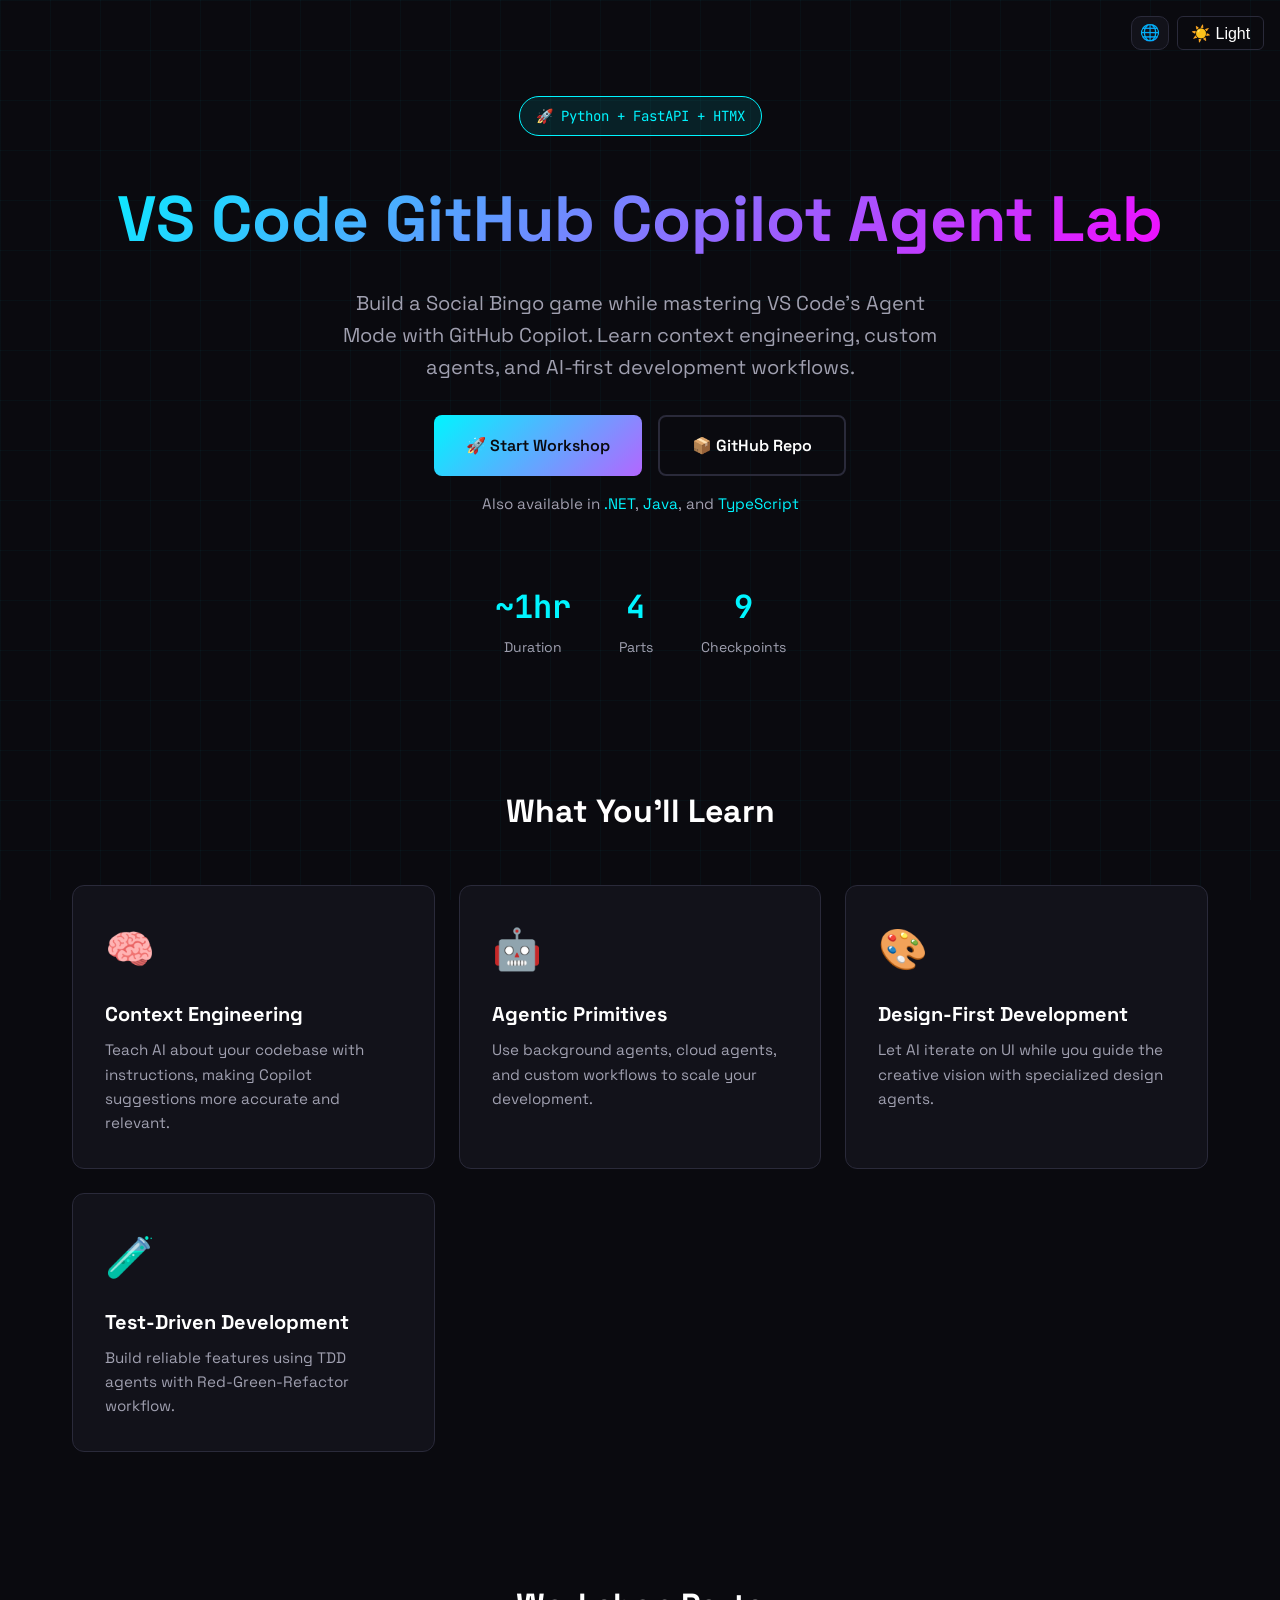
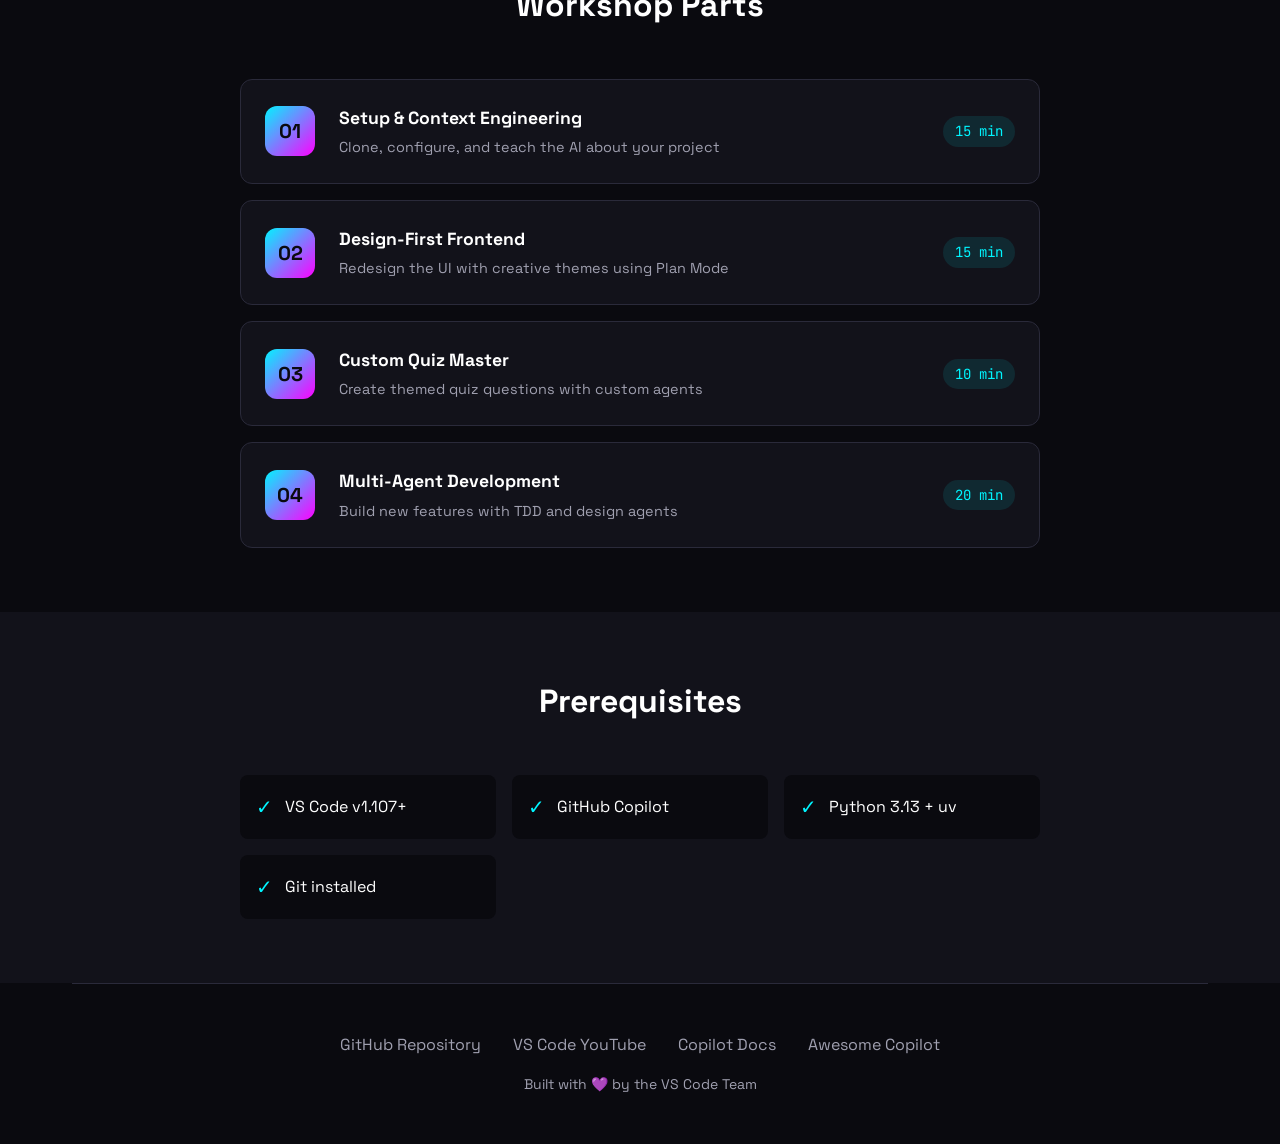
<file: docs/index.html>
<!DOCTYPE html>
<html lang="en">
<head>
    <!-- Google tag (gtag.js) -->
    <script async src="https://www.googletagmanager.com/gtag/js?id=G-LSC44NDPLQ"></script>
    <script>
      window.dataLayer = window.dataLayer || [];
      function gtag(){dataLayer.push(arguments);}
      gtag('js', new Date());
      gtag('config', 'G-LSC44NDPLQ');
    </script>
    <meta charset="UTF-8">
    <meta name="viewport" content="width=device-width, initial-scale=1.0">
    <title>VS Code GitHub Copilot Agent Lab | Python Edition</title>
    <link rel="preconnect" href="https://fonts.googleapis.com">
    <link rel="preconnect" href="https://fonts.gstatic.com" crossorigin>
    <link href="https://fonts.googleapis.com/css2?family=JetBrains+Mono:wght@400;700&family=Space+Grotesk:wght@400;500;700&display=swap" rel="stylesheet">
    <link rel="alternate" hreflang="en" href="https://copilot-dev-days.github.io/agent-lab-python/">
    <link rel="alternate" hreflang="pt-BR" href="https://copilot-dev-days.github.io/agent-lab-python/pt_BR/">
    <link rel="alternate" hreflang="es" href="https://copilot-dev-days.github.io/agent-lab-python/es/">
    <link rel="alternate" hreflang="x-default" href="https://copilot-dev-days.github.io/agent-lab-python/">
    <link rel="stylesheet" href="styles.css">
    <link rel="stylesheet" href="light-theme.css">
    <script src="theme-toggle.js"></script>
</head>
<body>
    <div style="position:fixed;top:1rem;right:1rem;z-index:1000;display:flex;gap:0.5rem;align-items:center;">
        <div class="locale-picker" id="localePicker">
            <button type="button" class="locale-toggle" aria-haspopup="listbox" aria-expanded="false" aria-label="Select language">🌐</button>
            <ul role="listbox" aria-label="Language">
                <li role="option" data-locale="en" aria-selected="true" class="active">🇬🇧 English</li>
                <li role="option" data-locale="es" aria-selected="false">🇪🇸 Español</li>
                <li role="option" data-locale="pt-BR" aria-selected="false">🇧🇷 Português (Brasil)</li>
            </ul>
        </div>
        <button class="theme-toggle" onclick="toggleTheme()">☀️ Light</button>
    </div>
    <div class="container">
        <!-- Hero -->
        <section class="hero">
            <span class="hero-badge">🚀 Python + FastAPI + HTMX</span>
            <h1>VS Code GitHub Copilot Agent Lab</h1>
            <p class="hero-subtitle">
                Build a Social Bingo game while mastering VS Code's Agent Mode with GitHub Copilot. 
                Learn context engineering, custom agents, and AI-first development workflows.
            </p>
            <div class="hero-cta">
                <a href="step.html?step=00-overview" class="btn btn-primary">
                    🚀 Start Workshop
                </a>
                <a href="https://github.com/copilot-dev-days/agent-lab-python" class="btn btn-secondary">
                    📦 GitHub Repo
                </a>
            </div>
            <p class="hero-also">Also available in <a href="https://copilot-dev-days.github.io/agent-lab-dotnet/">.NET</a>, <a href="https://copilot-dev-days.github.io/agent-lab-java/">Java</a>, and <a href="https://copilot-dev-days.github.io/agent-lab-typescript/">TypeScript</a></p>
            <div class="stats">
                <div class="stat">
                    <div class="stat-value">~1hr</div>
                    <div class="stat-label">Duration</div>
                </div>
                <div class="stat">
                    <div class="stat-value">4</div>
                    <div class="stat-label">Parts</div>
                </div>
                <div class="stat">
                    <div class="stat-value">9</div>
                    <div class="stat-label">Checkpoints</div>
                </div>
            </div>
        </section>

        <!-- Features -->
        <section class="features">
            <h2 class="section-title">What You'll Learn</h2>
            <div class="features-grid">
                <div class="feature-card">
                    <div class="feature-icon">🧠</div>
                    <h3>Context Engineering</h3>
                    <p>Teach AI about your codebase with instructions, making Copilot suggestions more accurate and relevant.</p>
                </div>
                <div class="feature-card">
                    <div class="feature-icon">🤖</div>
                    <h3>Agentic Primitives</h3>
                    <p>Use background agents, cloud agents, and custom workflows to scale your development.</p>
                </div>
                <div class="feature-card">
                    <div class="feature-icon">🎨</div>
                    <h3>Design-First Development</h3>
                    <p>Let AI iterate on UI while you guide the creative vision with specialized design agents.</p>
                </div>
                <div class="feature-card">
                    <div class="feature-icon">🧪</div>
                    <h3>Test-Driven Development</h3>
                    <p>Build reliable features using TDD agents with Red-Green-Refactor workflow.</p>
                </div>
            </div>
        </section>

        <!-- Workshop Parts -->
        <section class="workshop">
            <h2 class="section-title">Workshop Parts</h2>
            <div class="parts-list">
                <a href="step.html?step=01-setup" class="part-card">
                    <div class="part-number">01</div>
                    <div class="part-content">
                        <h3>Setup & Context Engineering</h3>
                        <p>Clone, configure, and teach the AI about your project</p>
                    </div>
                    <span class="part-time">15 min</span>
                </a>
                <a href="step.html?step=02-design" class="part-card">
                    <div class="part-number">02</div>
                    <div class="part-content">
                        <h3>Design-First Frontend</h3>
                        <p>Redesign the UI with creative themes using Plan Mode</p>
                    </div>
                    <span class="part-time">15 min</span>
                </a>
                <a href="step.html?step=03-quiz-master" class="part-card">
                    <div class="part-number">03</div>
                    <div class="part-content">
                        <h3>Custom Quiz Master</h3>
                        <p>Create themed quiz questions with custom agents</p>
                    </div>
                    <span class="part-time">10 min</span>
                </a>
                <a href="step.html?step=04-multi-agent" class="part-card">
                    <div class="part-number">04</div>
                    <div class="part-content">
                        <h3>Multi-Agent Development</h3>
                        <p>Build new features with TDD and design agents</p>
                    </div>
                    <span class="part-time">20 min</span>
                </a>
            </div>
        </section>
    </div>

    <!-- Prerequisites -->
    <section class="prereqs">
        <div class="container">
            <h2 class="section-title">Prerequisites</h2>
            <div class="prereqs-grid">
                <div class="prereq-item">
                    <span class="prereq-check">✓</span>
                    <span>VS Code v1.107+</span>
                </div>
                <div class="prereq-item">
                    <span class="prereq-check">✓</span>
                    <span>GitHub Copilot</span>
                </div>
                <div class="prereq-item">
                    <span class="prereq-check">✓</span>
                    <span>Python 3.13 + uv</span>
                </div>
                <div class="prereq-item">
                    <span class="prereq-check">✓</span>
                    <span>Git installed</span>
                </div>
            </div>
        </div>
    </section>

    <div class="container">
        <!-- Footer -->
        <footer>
            <div class="footer-links">
                <a href="https://github.com/copilot-dev-days/agent-lab-python">GitHub Repository</a>
                <a href="https://www.youtube.com/code">VS Code YouTube</a>
                <a href="https://code.visualstudio.com/docs/copilot/overview">Copilot Docs</a>
                <a href="https://github.com/github/awesome-copilot">Awesome Copilot</a>
            </div>
            <p class="footer-credit">
                Built with 💜 by the VS Code Team
            </p>
        </footer>
    </div>

    <script>
    (function(){
      var match=location.pathname.match(/\/(pt_BR|es)\//);
      var locale=match?match[1]:'en';
      var picker=document.getElementById('localePicker');
      if(!picker)return;
      var btn=picker.querySelector('.locale-toggle'),list=picker.querySelector('ul');
      list.querySelectorAll('li').forEach(function(li){
        var l=li.dataset.locale==='pt-BR'?'pt_BR':li.dataset.locale;
        if(l===locale){li.classList.add('active');li.setAttribute('aria-selected','true');}
        else{li.classList.remove('active');li.setAttribute('aria-selected','false');}
      });
      function open(){list.style.display='block';btn.setAttribute('aria-expanded','true');}
      function close(){list.style.display='none';btn.setAttribute('aria-expanded','false');}
      btn.addEventListener('click',function(e){e.stopPropagation();list.style.display==='block'?close():open();});
      document.addEventListener('click',close);
      document.addEventListener('keydown',function(e){if(e.key==='Escape')close();});
      list.querySelectorAll('li').forEach(function(li){
        li.addEventListener('click',function(e){
          e.stopPropagation();
          var t=li.dataset.locale==='pt-BR'?'pt_BR':li.dataset.locale;
          if(t===locale){close();return;}
          var p=location.pathname;
          if(locale!=='en')p=p.replace(new RegExp('/'+locale+'/'),'/');;
          if(t!=='en'){var base=p.replace(/\/index\.html$/,'/');if(!base.endsWith('/'))base+='/';p=base+t+'/';}
          localStorage.setItem('preferred-locale',t);
          window.location.href=p;
        });
      });
    })();
    </script>
</body>
</html>
</file>
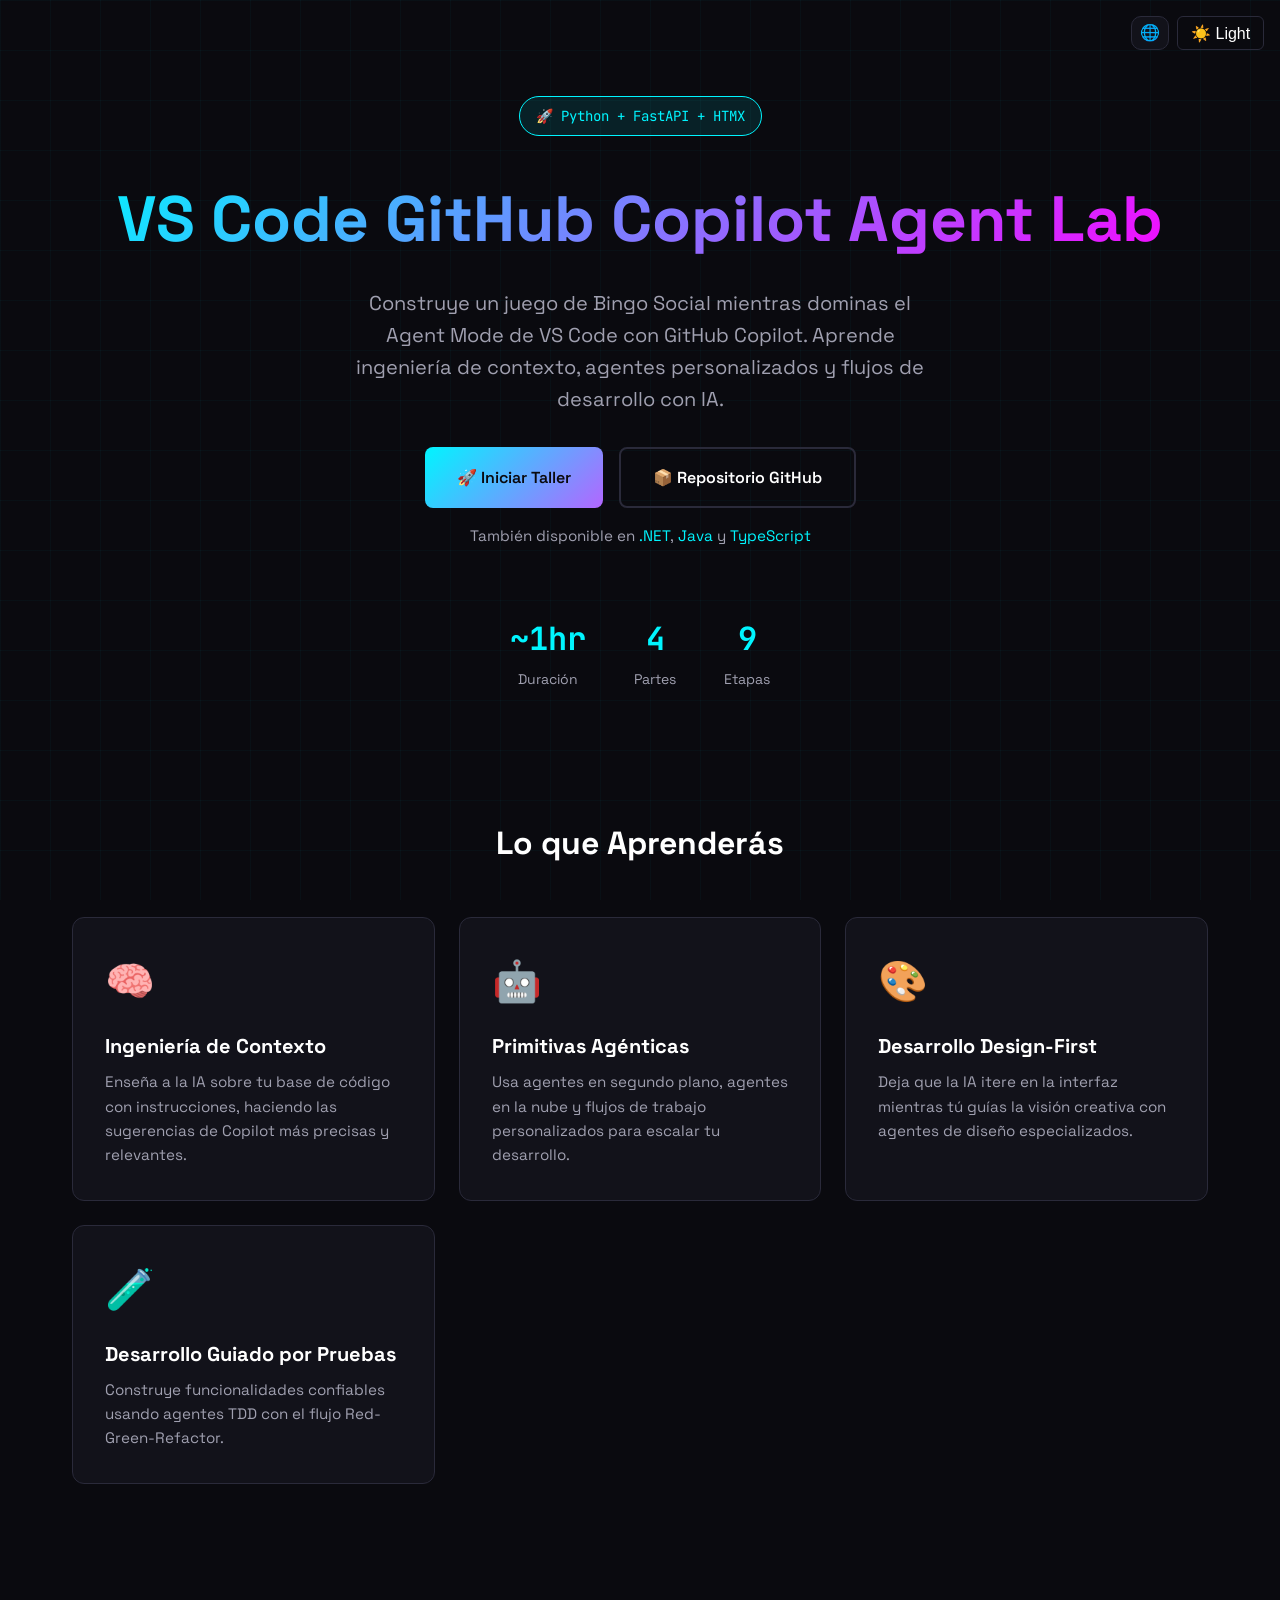
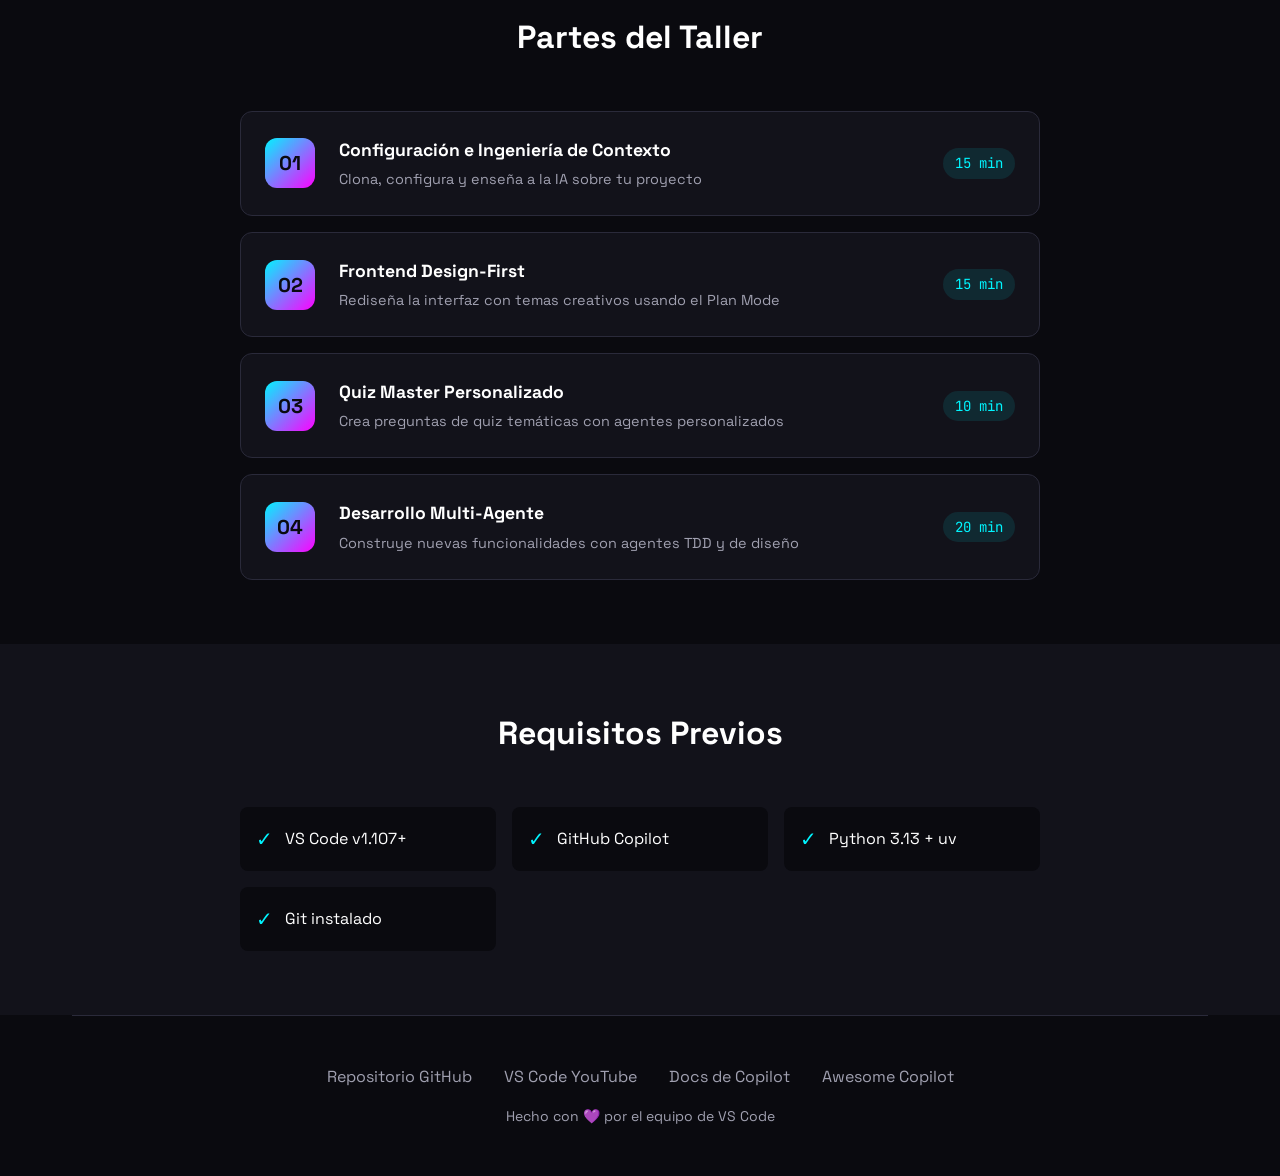
<file: docs/es/index.html>
<!DOCTYPE html>
<html lang="es">
<head>
    <!-- Google tag (gtag.js) -->
    <script async src="https://www.googletagmanager.com/gtag/js?id=G-LSC44NDPLQ"></script>
    <script>
      window.dataLayer = window.dataLayer || [];
      function gtag(){dataLayer.push(arguments);}
      gtag('js', new Date());
      gtag('config', 'G-LSC44NDPLQ');
    </script>
    <meta charset="UTF-8">
    <meta name="viewport" content="width=device-width, initial-scale=1.0">
    <title>VS Code GitHub Copilot Agent Lab | Edición Python</title>
    <link rel="preconnect" href="https://fonts.googleapis.com">
    <link rel="preconnect" href="https://fonts.gstatic.com" crossorigin>
    <link href="https://fonts.googleapis.com/css2?family=JetBrains+Mono:wght@400;700&family=Space+Grotesk:wght@400;500;700&display=swap" rel="stylesheet">
    <link rel="alternate" hreflang="en" href="https://copilot-dev-days.github.io/agent-lab-python/">
    <link rel="alternate" hreflang="pt-BR" href="https://copilot-dev-days.github.io/agent-lab-python/pt_BR/">
    <link rel="alternate" hreflang="es" href="https://copilot-dev-days.github.io/agent-lab-python/es/">
    <link rel="alternate" hreflang="x-default" href="https://copilot-dev-days.github.io/agent-lab-python/">
    <link rel="stylesheet" href="../styles.css">
    <link rel="stylesheet" href="../light-theme.css">
    <script src="../theme-toggle.js"></script>
</head>
<body>
    <div style="position:fixed;top:1rem;right:1rem;z-index:1000;display:flex;gap:0.5rem;align-items:center;">
        <div class="locale-picker" id="localePicker">
            <button type="button" class="locale-toggle" aria-haspopup="listbox" aria-expanded="false" aria-label="Seleccionar idioma">🌐</button>
            <ul role="listbox" aria-label="Idioma">
                <li role="option" data-locale="en" aria-selected="false">🇬🇧 English</li>
                <li role="option" data-locale="es" aria-selected="true" class="active">🇪🇸 Español</li>
                <li role="option" data-locale="pt-BR" aria-selected="false">🇧🇷 Português (Brasil)</li>
            </ul>
        </div>
        <button class="theme-toggle" onclick="toggleTheme()">☀️ Claro</button>
    </div>
    <div class="container">
        <!-- Hero -->
        <section class="hero">
            <span class="hero-badge">🚀 Python + FastAPI + HTMX</span>
            <h1>VS Code GitHub Copilot Agent Lab</h1>
            <p class="hero-subtitle">
                Construye un juego de Bingo Social mientras dominas el Agent Mode de VS Code con GitHub Copilot.
                Aprende ingeniería de contexto, agentes personalizados y flujos de desarrollo con IA.
            </p>
            <div class="hero-cta">
                <a href="step.html?step=00-overview" class="btn btn-primary">
                    🚀 Iniciar Taller
                </a>
                <a href="https://github.com/copilot-dev-days/agent-lab-python" class="btn btn-secondary">
                    📦 Repositorio GitHub
                </a>
            </div>
            <p class="hero-also">También disponible en <a href="https://copilot-dev-days.github.io/agent-lab-dotnet/">.NET</a>, <a href="https://copilot-dev-days.github.io/agent-lab-java/">Java</a> y <a href="https://copilot-dev-days.github.io/agent-lab-typescript/">TypeScript</a></p>
            <div class="stats">
                <div class="stat">
                    <div class="stat-value">~1hr</div>
                    <div class="stat-label">Duración</div>
                </div>
                <div class="stat">
                    <div class="stat-value">4</div>
                    <div class="stat-label">Partes</div>
                </div>
                <div class="stat">
                    <div class="stat-value">9</div>
                    <div class="stat-label">Etapas</div>
                </div>
            </div>
        </section>

        <!-- Features -->
        <section class="features">
            <h2 class="section-title">Lo que Aprenderás</h2>
            <div class="features-grid">
                <div class="feature-card">
                    <div class="feature-icon">🧠</div>
                    <h3>Ingeniería de Contexto</h3>
                    <p>Enseña a la IA sobre tu base de código con instrucciones, haciendo las sugerencias de Copilot más precisas y relevantes.</p>
                </div>
                <div class="feature-card">
                    <div class="feature-icon">🤖</div>
                    <h3>Primitivas Agénticas</h3>
                    <p>Usa agentes en segundo plano, agentes en la nube y flujos de trabajo personalizados para escalar tu desarrollo.</p>
                </div>
                <div class="feature-card">
                    <div class="feature-icon">🎨</div>
                    <h3>Desarrollo Design-First</h3>
                    <p>Deja que la IA itere en la interfaz mientras tú guías la visión creativa con agentes de diseño especializados.</p>
                </div>
                <div class="feature-card">
                    <div class="feature-icon">🧪</div>
                    <h3>Desarrollo Guiado por Pruebas</h3>
                    <p>Construye funcionalidades confiables usando agentes TDD con el flujo Red-Green-Refactor.</p>
                </div>
            </div>
        </section>

        <!-- Workshop Parts -->
        <section class="workshop">
            <h2 class="section-title">Partes del Taller</h2>
            <div class="parts-list">
                <a href="step.html?step=01-setup" class="part-card">
                    <div class="part-number">01</div>
                    <div class="part-content">
                        <h3>Configuración e Ingeniería de Contexto</h3>
                        <p>Clona, configura y enseña a la IA sobre tu proyecto</p>
                    </div>
                    <span class="part-time">15 min</span>
                </a>
                <a href="step.html?step=02-design" class="part-card">
                    <div class="part-number">02</div>
                    <div class="part-content">
                        <h3>Frontend Design-First</h3>
                        <p>Rediseña la interfaz con temas creativos usando el Plan Mode</p>
                    </div>
                    <span class="part-time">15 min</span>
                </a>
                <a href="step.html?step=03-quiz-master" class="part-card">
                    <div class="part-number">03</div>
                    <div class="part-content">
                        <h3>Quiz Master Personalizado</h3>
                        <p>Crea preguntas de quiz temáticas con agentes personalizados</p>
                    </div>
                    <span class="part-time">10 min</span>
                </a>
                <a href="step.html?step=04-multi-agent" class="part-card">
                    <div class="part-number">04</div>
                    <div class="part-content">
                        <h3>Desarrollo Multi-Agente</h3>
                        <p>Construye nuevas funcionalidades con agentes TDD y de diseño</p>
                    </div>
                    <span class="part-time">20 min</span>
                </a>
            </div>
        </section>
    </div>

    <!-- Prerequisites -->
    <section class="prereqs">
        <div class="container">
            <h2 class="section-title">Requisitos Previos</h2>
            <div class="prereqs-grid">
                <div class="prereq-item">
                    <span class="prereq-check">✓</span>
                    <span>VS Code v1.107+</span>
                </div>
                <div class="prereq-item">
                    <span class="prereq-check">✓</span>
                    <span>GitHub Copilot</span>
                </div>
                <div class="prereq-item">
                    <span class="prereq-check">✓</span>
                    <span>Python 3.13 + uv</span>
                </div>
                <div class="prereq-item">
                    <span class="prereq-check">✓</span>
                    <span>Git instalado</span>
                </div>
            </div>
        </div>
    </section>

    <div class="container">
        <!-- Footer -->
        <footer>
            <div class="footer-links">
                <a href="https://github.com/copilot-dev-days/agent-lab-python">Repositorio GitHub</a>
                <a href="https://www.youtube.com/code">VS Code YouTube</a>
                <a href="https://code.visualstudio.com/docs/copilot/overview">Docs de Copilot</a>
                <a href="https://github.com/github/awesome-copilot">Awesome Copilot</a>
            </div>
            <p class="footer-credit">
                Hecho con 💜 por el equipo de VS Code
            </p>
        </footer>
    </div>

    <script>
    (function(){
      var match=location.pathname.match(/\/(pt_BR|es)\//);
      var locale=match?match[1]:'en';
      var picker=document.getElementById('localePicker');
      if(!picker)return;
      var btn=picker.querySelector('.locale-toggle'),list=picker.querySelector('ul');
      list.querySelectorAll('li').forEach(function(li){
        var l=li.dataset.locale==='pt-BR'?'pt_BR':li.dataset.locale;
        if(l===locale){li.classList.add('active');li.setAttribute('aria-selected','true');}
        else{li.classList.remove('active');li.setAttribute('aria-selected','false');}
      });
      function open(){list.style.display='block';btn.setAttribute('aria-expanded','true');}
      function close(){list.style.display='none';btn.setAttribute('aria-expanded','false');}
      btn.addEventListener('click',function(e){e.stopPropagation();list.style.display==='block'?close():open();});
      document.addEventListener('click',close);
      document.addEventListener('keydown',function(e){if(e.key==='Escape')close();});
      list.querySelectorAll('li').forEach(function(li){
        li.addEventListener('click',function(e){
          e.stopPropagation();
          var t=li.dataset.locale==='pt-BR'?'pt_BR':li.dataset.locale;
          if(t===locale){close();return;}
          var p=location.pathname;
          if(locale!=='en')p=p.replace(new RegExp('/'+locale+'/'),'/');;
          if(t!=='en'){var base=p.replace(/\/index\.html$/,'/');if(!base.endsWith('/'))base+='/';p=base+t+'/';}
          localStorage.setItem('preferred-locale',t);
          window.location.href=p;
        });
      });
    })();
    </script>
</body>
</html>
</file>
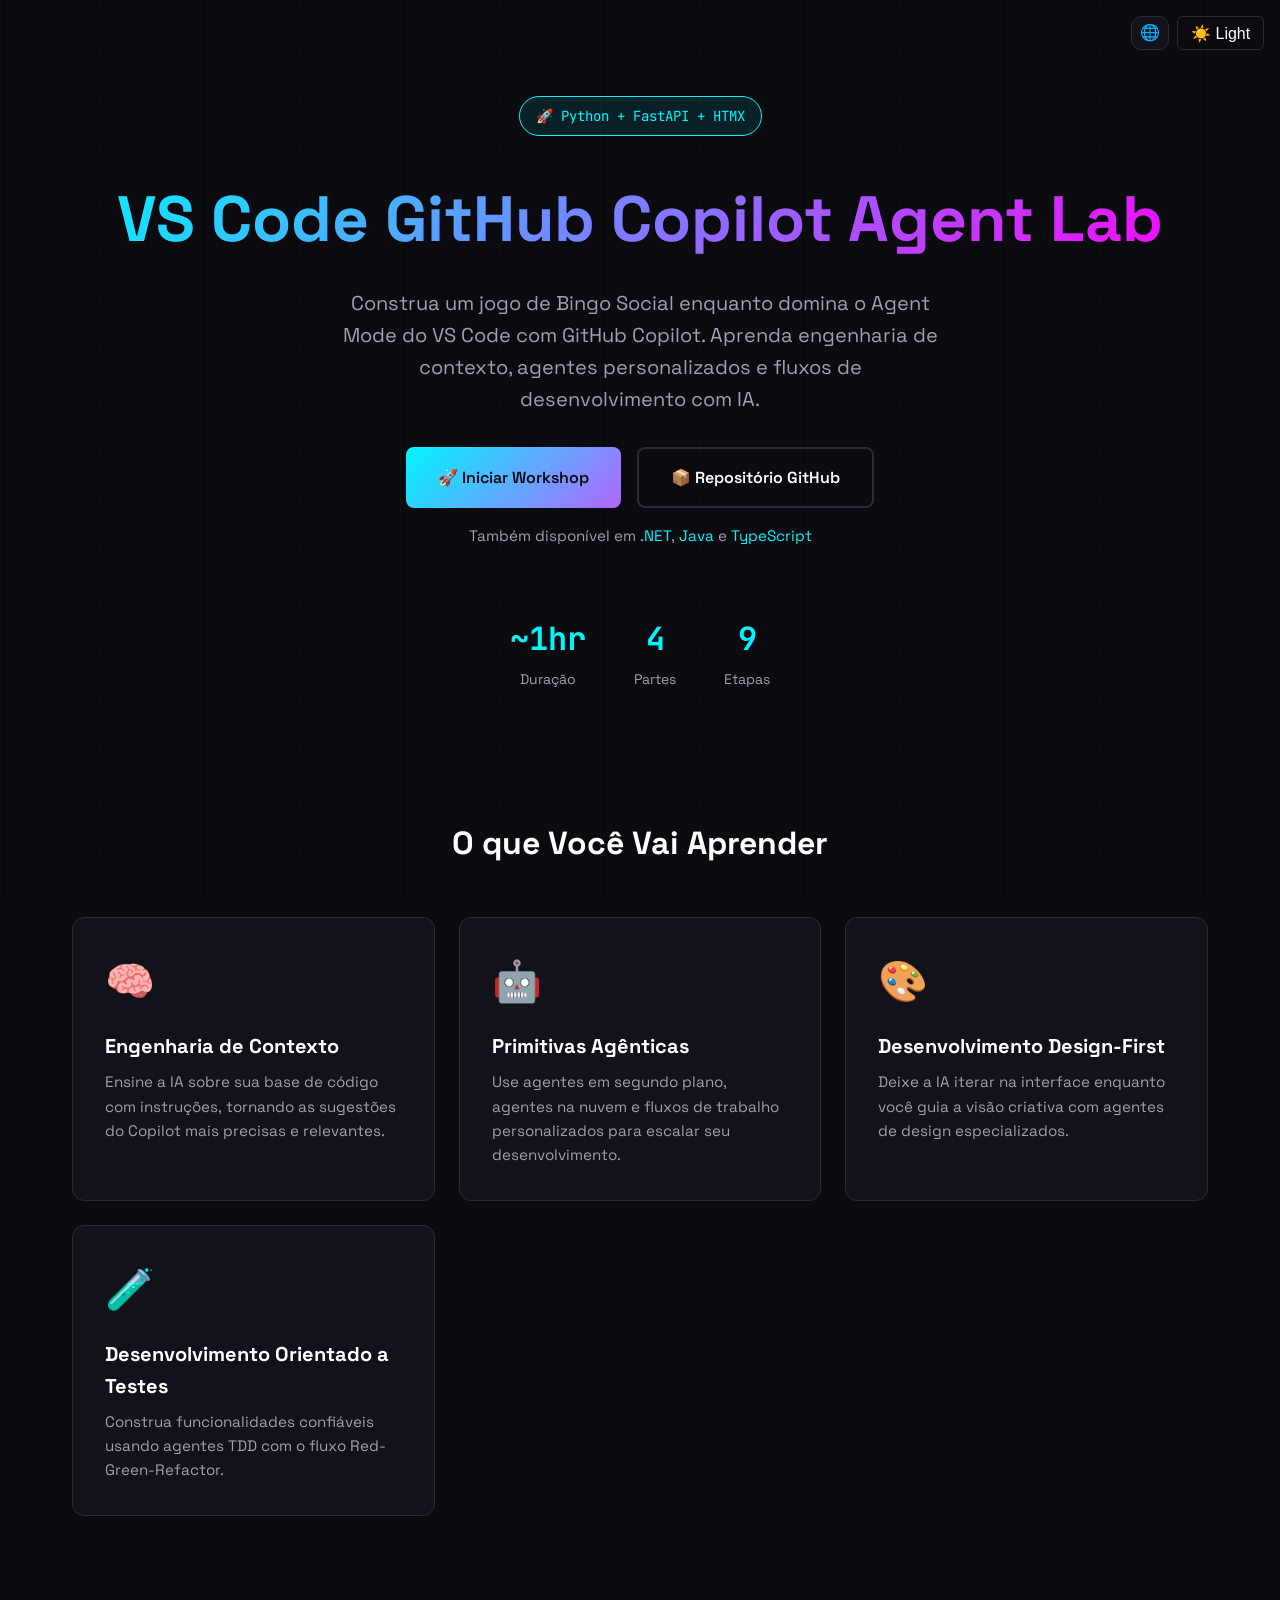
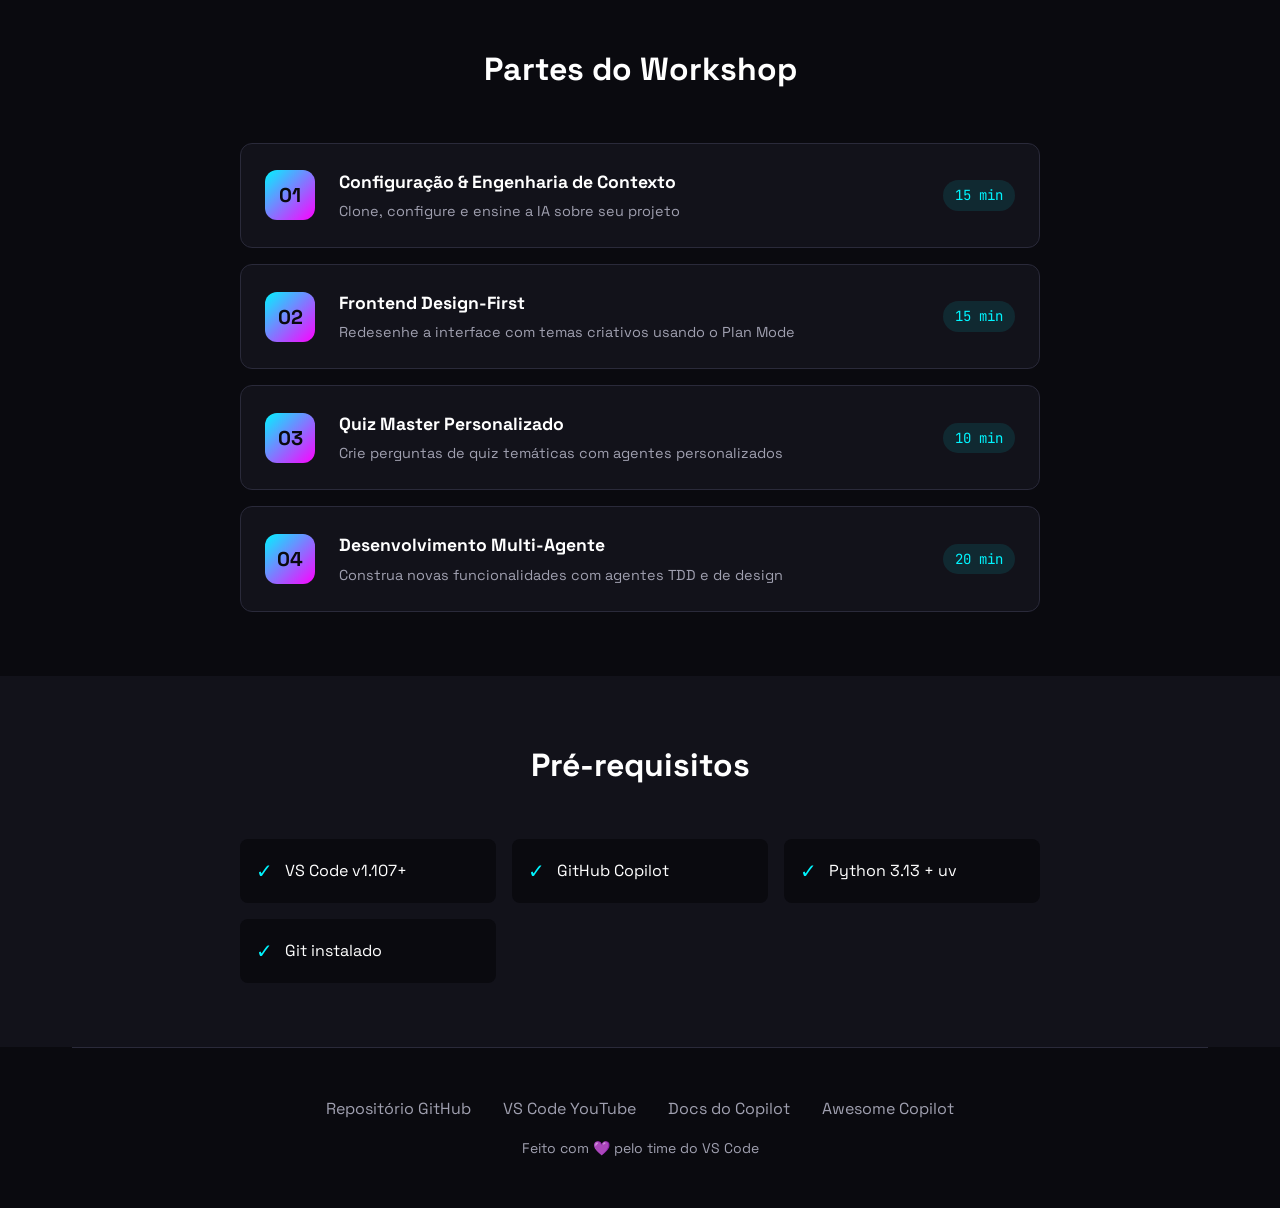
<file: docs/pt_BR/index.html>
<!DOCTYPE html>
<html lang="pt-BR">
<head>
    <!-- Google tag (gtag.js) -->
    <script async src="https://www.googletagmanager.com/gtag/js?id=G-LSC44NDPLQ"></script>
    <script>
      window.dataLayer = window.dataLayer || [];
      function gtag(){dataLayer.push(arguments);}
      gtag('js', new Date());
      gtag('config', 'G-LSC44NDPLQ');
    </script>
    <meta charset="UTF-8">
    <meta name="viewport" content="width=device-width, initial-scale=1.0">
    <title>VS Code GitHub Copilot Agent Lab | Edição Python</title>
    <link rel="preconnect" href="https://fonts.googleapis.com">
    <link rel="preconnect" href="https://fonts.gstatic.com" crossorigin>
    <link href="https://fonts.googleapis.com/css2?family=JetBrains+Mono:wght@400;700&family=Space+Grotesk:wght@400;500;700&display=swap" rel="stylesheet">
    <link rel="alternate" hreflang="en" href="https://copilot-dev-days.github.io/agent-lab-python/">
    <link rel="alternate" hreflang="pt-BR" href="https://copilot-dev-days.github.io/agent-lab-python/pt_BR/">
    <link rel="alternate" hreflang="es" href="https://copilot-dev-days.github.io/agent-lab-python/es/">
    <link rel="alternate" hreflang="x-default" href="https://copilot-dev-days.github.io/agent-lab-python/">
    <link rel="stylesheet" href="../styles.css">
    <link rel="stylesheet" href="../light-theme.css">
    <script src="../theme-toggle.js"></script>
</head>
<body>
    <div style="position:fixed;top:1rem;right:1rem;z-index:1000;display:flex;gap:0.5rem;align-items:center;">
        <div class="locale-picker" id="localePicker">
            <button type="button" class="locale-toggle" aria-haspopup="listbox" aria-expanded="false" aria-label="Selecionar idioma">🌐</button>
            <ul role="listbox" aria-label="Idioma">
                <li role="option" data-locale="en" aria-selected="false">🇬🇧 English</li>
                <li role="option" data-locale="es" aria-selected="false">🇪🇸 Español</li>
                <li role="option" data-locale="pt-BR" aria-selected="true" class="active">🇧🇷 Português (Brasil)</li>
            </ul>
        </div>
        <button class="theme-toggle" onclick="toggleTheme()">☀️ Claro</button>
    </div>
    <div class="container">
        <!-- Hero -->
        <section class="hero">
            <span class="hero-badge">🚀 Python + FastAPI + HTMX</span>
            <h1>VS Code GitHub Copilot Agent Lab</h1>
            <p class="hero-subtitle">
                Construa um jogo de Bingo Social enquanto domina o Agent Mode do VS Code com GitHub Copilot.
                Aprenda engenharia de contexto, agentes personalizados e fluxos de desenvolvimento com IA.
            </p>
            <div class="hero-cta">
                <a href="step.html?step=00-overview" class="btn btn-primary">
                    🚀 Iniciar Workshop
                </a>
                <a href="https://github.com/copilot-dev-days/agent-lab-python" class="btn btn-secondary">
                    📦 Repositório GitHub
                </a>
            </div>
            <p class="hero-also">Também disponível em <a href="https://copilot-dev-days.github.io/agent-lab-dotnet/">.NET</a>, <a href="https://copilot-dev-days.github.io/agent-lab-java/">Java</a> e <a href="https://copilot-dev-days.github.io/agent-lab-typescript/">TypeScript</a></p>
            <div class="stats">
                <div class="stat">
                    <div class="stat-value">~1hr</div>
                    <div class="stat-label">Duração</div>
                </div>
                <div class="stat">
                    <div class="stat-value">4</div>
                    <div class="stat-label">Partes</div>
                </div>
                <div class="stat">
                    <div class="stat-value">9</div>
                    <div class="stat-label">Etapas</div>
                </div>
            </div>
        </section>

        <!-- Features -->
        <section class="features">
            <h2 class="section-title">O que Você Vai Aprender</h2>
            <div class="features-grid">
                <div class="feature-card">
                    <div class="feature-icon">🧠</div>
                    <h3>Engenharia de Contexto</h3>
                    <p>Ensine a IA sobre sua base de código com instruções, tornando as sugestões do Copilot mais precisas e relevantes.</p>
                </div>
                <div class="feature-card">
                    <div class="feature-icon">🤖</div>
                    <h3>Primitivas Agênticas</h3>
                    <p>Use agentes em segundo plano, agentes na nuvem e fluxos de trabalho personalizados para escalar seu desenvolvimento.</p>
                </div>
                <div class="feature-card">
                    <div class="feature-icon">🎨</div>
                    <h3>Desenvolvimento Design-First</h3>
                    <p>Deixe a IA iterar na interface enquanto você guia a visão criativa com agentes de design especializados.</p>
                </div>
                <div class="feature-card">
                    <div class="feature-icon">🧪</div>
                    <h3>Desenvolvimento Orientado a Testes</h3>
                    <p>Construa funcionalidades confiáveis usando agentes TDD com o fluxo Red-Green-Refactor.</p>
                </div>
            </div>
        </section>

        <!-- Workshop Parts -->
        <section class="workshop">
            <h2 class="section-title">Partes do Workshop</h2>
            <div class="parts-list">
                <a href="step.html?step=01-setup" class="part-card">
                    <div class="part-number">01</div>
                    <div class="part-content">
                        <h3>Configuração & Engenharia de Contexto</h3>
                        <p>Clone, configure e ensine a IA sobre seu projeto</p>
                    </div>
                    <span class="part-time">15 min</span>
                </a>
                <a href="step.html?step=02-design" class="part-card">
                    <div class="part-number">02</div>
                    <div class="part-content">
                        <h3>Frontend Design-First</h3>
                        <p>Redesenhe a interface com temas criativos usando o Plan Mode</p>
                    </div>
                    <span class="part-time">15 min</span>
                </a>
                <a href="step.html?step=03-quiz-master" class="part-card">
                    <div class="part-number">03</div>
                    <div class="part-content">
                        <h3>Quiz Master Personalizado</h3>
                        <p>Crie perguntas de quiz temáticas com agentes personalizados</p>
                    </div>
                    <span class="part-time">10 min</span>
                </a>
                <a href="step.html?step=04-multi-agent" class="part-card">
                    <div class="part-number">04</div>
                    <div class="part-content">
                        <h3>Desenvolvimento Multi-Agente</h3>
                        <p>Construa novas funcionalidades com agentes TDD e de design</p>
                    </div>
                    <span class="part-time">20 min</span>
                </a>
            </div>
        </section>
    </div>

    <!-- Prerequisites -->
    <section class="prereqs">
        <div class="container">
            <h2 class="section-title">Pré-requisitos</h2>
            <div class="prereqs-grid">
                <div class="prereq-item">
                    <span class="prereq-check">✓</span>
                    <span>VS Code v1.107+</span>
                </div>
                <div class="prereq-item">
                    <span class="prereq-check">✓</span>
                    <span>GitHub Copilot</span>
                </div>
                <div class="prereq-item">
                    <span class="prereq-check">✓</span>
                    <span>Python 3.13 + uv</span>
                </div>
                <div class="prereq-item">
                    <span class="prereq-check">✓</span>
                    <span>Git instalado</span>
                </div>
            </div>
        </div>
    </section>

    <div class="container">
        <!-- Footer -->
        <footer>
            <div class="footer-links">
                <a href="https://github.com/copilot-dev-days/agent-lab-python">Repositório GitHub</a>
                <a href="https://www.youtube.com/code">VS Code YouTube</a>
                <a href="https://code.visualstudio.com/docs/copilot/overview">Docs do Copilot</a>
                <a href="https://github.com/github/awesome-copilot">Awesome Copilot</a>
            </div>
            <p class="footer-credit">
                Feito com 💜 pelo time do VS Code
            </p>
        </footer>
    </div>

    <script>
    (function(){
      var match=location.pathname.match(/\/(pt_BR|es)\//);
      var locale=match?match[1]:'en';
      var picker=document.getElementById('localePicker');
      if(!picker)return;
      var btn=picker.querySelector('.locale-toggle'),list=picker.querySelector('ul');
      list.querySelectorAll('li').forEach(function(li){
        var l=li.dataset.locale==='pt-BR'?'pt_BR':li.dataset.locale;
        if(l===locale){li.classList.add('active');li.setAttribute('aria-selected','true');}
        else{li.classList.remove('active');li.setAttribute('aria-selected','false');}
      });
      function open(){list.style.display='block';btn.setAttribute('aria-expanded','true');}
      function close(){list.style.display='none';btn.setAttribute('aria-expanded','false');}
      btn.addEventListener('click',function(e){e.stopPropagation();list.style.display==='block'?close():open();});
      document.addEventListener('click',close);
      document.addEventListener('keydown',function(e){if(e.key==='Escape')close();});
      list.querySelectorAll('li').forEach(function(li){
        li.addEventListener('click',function(e){
          e.stopPropagation();
          var t=li.dataset.locale==='pt-BR'?'pt_BR':li.dataset.locale;
          if(t===locale){close();return;}
          var p=location.pathname;
          if(locale!=='en')p=p.replace(new RegExp('/'+locale+'/'),'/');;
          if(t!=='en'){var base=p.replace(/\/index\.html$/,'/');if(!base.endsWith('/'))base+='/';p=base+t+'/';}
          localStorage.setItem('preferred-locale',t);
          window.location.href=p;
        });
      });
    })();
    </script>
</body>
</html>
</file>
<file: docs/styles.css>
:root {
    --bg-dark: #0a0a0f;
    --bg-card: #12121a;
    --neon-cyan: #00f5ff;
    --neon-magenta: #ff00ff;
    --neon-purple: #b366ff;
    --text-primary: #ffffff;
    --text-secondary: #a0a0b0;
    --border-color: #2a2a3a;
}

* {
    margin: 0;
    padding: 0;
    box-sizing: border-box;
}

body {
    font-family: 'Space Grotesk', sans-serif;
    background: var(--bg-dark);
    color: var(--text-primary);
    line-height: 1.6;
    min-height: 100vh;
}

/* Animated grid background */
body::before {
    content: '';
    position: fixed;
    top: 0;
    left: 0;
    width: 100%;
    height: 100%;
    background: 
        linear-gradient(90deg, rgba(0,245,255,0.03) 1px, transparent 1px),
        linear-gradient(rgba(0,245,255,0.03) 1px, transparent 1px);
    background-size: 50px 50px;
    pointer-events: none;
    z-index: -1;
}

.container {
    max-width: 1200px;
    margin: 0 auto;
    padding: 0 2rem;
}

/* Hero Section */
.hero {
    padding: 6rem 0 4rem;
    text-align: center;
    position: relative;
}

.hero-badge {
    display: inline-block;
    padding: 0.5rem 1rem;
    background: rgba(0,245,255,0.1);
    border: 1px solid var(--neon-cyan);
    border-radius: 50px;
    font-size: 0.875rem;
    color: var(--neon-cyan);
    margin-bottom: 2rem;
    font-family: 'JetBrains Mono', monospace;
}

.hero h1 {
    font-size: clamp(2.5rem, 6vw, 4rem);
    font-weight: 700;
    margin-bottom: 1rem;
    background: linear-gradient(135deg, var(--neon-cyan), var(--neon-magenta));
    -webkit-background-clip: text;
    -webkit-text-fill-color: transparent;
    background-clip: text;
}

.hero-subtitle {
    font-size: 1.25rem;
    color: var(--text-secondary);
    max-width: 600px;
    margin: 0 auto 2rem;
}

.hero-cta {
    display: flex;
    gap: 1rem;
    justify-content: center;
    flex-wrap: wrap;
}

.btn {
    display: inline-flex;
    align-items: center;
    gap: 0.5rem;
    padding: 1rem 2rem;
    border-radius: 8px;
    font-weight: 600;
    text-decoration: none;
    transition: all 0.3s ease;
    font-size: 1rem;
}

.btn-primary {
    background: linear-gradient(135deg, var(--neon-cyan), var(--neon-purple));
    color: var(--bg-dark);
}

.btn-primary:hover {
    transform: translateY(-2px);
    box-shadow: 0 10px 40px rgba(0,245,255,0.3);
}

.btn-secondary {
    background: transparent;
    border: 2px solid var(--border-color);
    color: var(--text-primary);
}

.btn-secondary:hover {
    border-color: var(--neon-cyan);
    color: var(--neon-cyan);
}

/* Stats */
.stats {
    display: flex;
    justify-content: center;
    gap: 3rem;
    margin-top: 4rem;
    flex-wrap: wrap;
}

.stat {
    text-align: center;
}

.stat-value {
    font-size: 2rem;
    font-weight: 700;
    color: var(--neon-cyan);
    font-family: 'JetBrains Mono', monospace;
}

.stat-label {
    font-size: 0.875rem;
    color: var(--text-secondary);
    margin-top: 0.25rem;
}

/* Features Section */
.features {
    padding: 4rem 0;
}

.section-title {
    font-size: 2rem;
    text-align: center;
    margin-bottom: 3rem;
}

.features-grid {
    display: grid;
    grid-template-columns: repeat(auto-fit, minmax(280px, 1fr));
    gap: 1.5rem;
}

.feature-card {
    background: var(--bg-card);
    border: 1px solid var(--border-color);
    border-radius: 12px;
    padding: 2rem;
    transition: all 0.3s ease;
}

.feature-card:hover {
    border-color: var(--neon-cyan);
    transform: translateY(-4px);
}

.feature-icon {
    font-size: 2.5rem;
    margin-bottom: 1rem;
}

.feature-card h3 {
    font-size: 1.25rem;
    margin-bottom: 0.5rem;
}

.feature-card p {
    color: var(--text-secondary);
    font-size: 0.95rem;
}

/* Workshop Parts */
.workshop {
    padding: 4rem 0;
}

.parts-list {
    display: flex;
    flex-direction: column;
    gap: 1rem;
    max-width: 800px;
    margin: 0 auto;
}

.part-card {
    display: flex;
    align-items: center;
    gap: 1.5rem;
    background: var(--bg-card);
    border: 1px solid var(--border-color);
    border-radius: 12px;
    padding: 1.5rem;
    text-decoration: none;
    color: inherit;
    transition: all 0.3s ease;
}

.part-card:hover {
    border-color: var(--neon-magenta);
    background: rgba(255,0,255,0.05);
}

.part-number {
    width: 50px;
    height: 50px;
    display: flex;
    align-items: center;
    justify-content: center;
    background: linear-gradient(135deg, var(--neon-cyan), var(--neon-magenta));
    border-radius: 12px;
    font-weight: 700;
    font-size: 1.25rem;
    color: var(--bg-dark);
    flex-shrink: 0;
}

.part-content {
    flex: 1;
}

.part-content h3 {
    font-size: 1.1rem;
    margin-bottom: 0.25rem;
}

.part-content p {
    color: var(--text-secondary);
    font-size: 0.9rem;
}

.part-time {
    font-family: 'JetBrains Mono', monospace;
    font-size: 0.875rem;
    color: var(--neon-cyan);
    padding: 0.25rem 0.75rem;
    background: rgba(0,245,255,0.1);
    border-radius: 50px;
}

/* Prerequisites */
.prereqs {
    padding: 4rem 0;
    background: var(--bg-card);
}

.prereqs-grid {
    display: grid;
    grid-template-columns: repeat(auto-fit, minmax(200px, 1fr));
    gap: 1rem;
    max-width: 800px;
    margin: 0 auto;
}

.prereq-item {
    display: flex;
    align-items: center;
    gap: 0.75rem;
    padding: 1rem;
    background: var(--bg-dark);
    border-radius: 8px;
}

.prereq-check {
    color: var(--neon-cyan);
    font-size: 1.25rem;
}

/* Footer */
footer {
    padding: 3rem 0;
    text-align: center;
    border-top: 1px solid var(--border-color);
}

.footer-links {
    display: flex;
    justify-content: center;
    gap: 2rem;
    margin-bottom: 1rem;
    flex-wrap: wrap;
}

.footer-links a {
    color: var(--text-secondary);
    text-decoration: none;
    transition: color 0.3s ease;
}

.footer-links a:hover {
    color: var(--neon-cyan);
}

.footer-credit {
    color: var(--text-secondary);
    font-size: 0.875rem;
}

/* Responsive */
@media (max-width: 768px) {
    .hero {
        padding: 4rem 0 3rem;
    }

    .stats {
        gap: 2rem;
    }

    .part-card {
        flex-direction: column;
        text-align: center;
    }

    .part-time {
        margin-top: 0.5rem;
    }
}

.hero-also {
    margin-top: 1rem;
    font-size: 0.95rem;
    color: var(--text-secondary);
}

.hero-also a {
    color: var(--neon-cyan);
    text-decoration: none;
    transition: color 0.3s ease;
}

.hero-also a:hover {
    color: var(--neon-magenta);
    text-decoration: underline;
}

/* --- Locale Picker --- */
.locale-picker { position: relative; display: inline-flex; }
.locale-toggle { display: flex; align-items: center; justify-content: center; padding: 8px; border-radius: 10px; border: 1px solid var(--border-color); background: var(--bg-card); color: var(--text-secondary); font-size: 1rem; line-height: 1; transition: all 0.2s; cursor: pointer; }
.locale-toggle:hover { background: var(--neon-cyan); color: #fff; border-color: var(--neon-cyan); }
.locale-picker ul { display: none; position: absolute; top: 100%; right: 0; margin: 4px 0 0; padding: 4px 0; list-style: none; background: var(--bg-card); border: 1px solid var(--border-color); border-radius: 10px; box-shadow: 0 4px 12px rgba(0,0,0,0.15); z-index: 100; min-width: 180px; }
.locale-picker li { padding: 8px 16px; cursor: pointer; font-size: 0.9rem; color: var(--text-primary); white-space: nowrap; transition: background 0.15s; }
.locale-picker li:hover { background: var(--neon-cyan); color: #fff; }
.locale-picker li.active { font-weight: 600; color: var(--neon-cyan); }
.locale-picker li.active:hover { color: #fff; }
</file>
<file: docs/light-theme.css>
html[data-theme="light"] {
    --bg-dark: #f5f5f7;
    --bg-card: #ffffff;
    --bg-code: #f0f0f5;
    --neon-cyan: #0077b6;
    --neon-magenta: #c2185b;
    --neon-purple: #7b1fa2;
    --text-primary: #1a1a2e;
    --text-secondary: #555570;
    --border-color: #d0d0dd;
    --success-green: #2e7d32;
    --warning-yellow: #f9a825;
}

html[data-theme="light"] body::before {
    background: linear-gradient(90deg, rgba(0,119,182,0.05) 1px, transparent 1px),
                linear-gradient(rgba(0,119,182,0.05) 1px, transparent 1px);
}

html[data-theme="light"] .hero::before {
    background: radial-gradient(ellipse at 50% 0%, rgba(0,119,182,0.15), transparent 70%);
}

html[data-theme="light"] .header {
    background: rgba(245,245,247,0.95);
}

html[data-theme="light"] code,
html[data-theme="light"] pre {
    background: var(--bg-code);
    color: #1a1a2e;
}

html[data-theme="light"] .btn-secondary {
    border-color: var(--border-color);
    color: var(--text-primary);
}

html[data-theme="light"] .btn-secondary:hover {
    background: rgba(0,119,182,0.1);
    border-color: var(--neon-cyan);
}

html[data-theme="light"] .card {
    box-shadow: 0 2px 8px rgba(0,0,0,0.08);
}

.theme-toggle {
    background: none;
    border: 1px solid var(--border-color);
    color: var(--text-primary);
    cursor: pointer;
    padding: 0.4rem 0.8rem;
    border-radius: 6px;
    font-size: 1rem;
    transition: all 0.3s ease;
    display: inline-flex;
    align-items: center;
    gap: 0.4rem;
}

.theme-toggle:hover {
    border-color: var(--neon-cyan);
    color: var(--neon-cyan);
}
</file>
